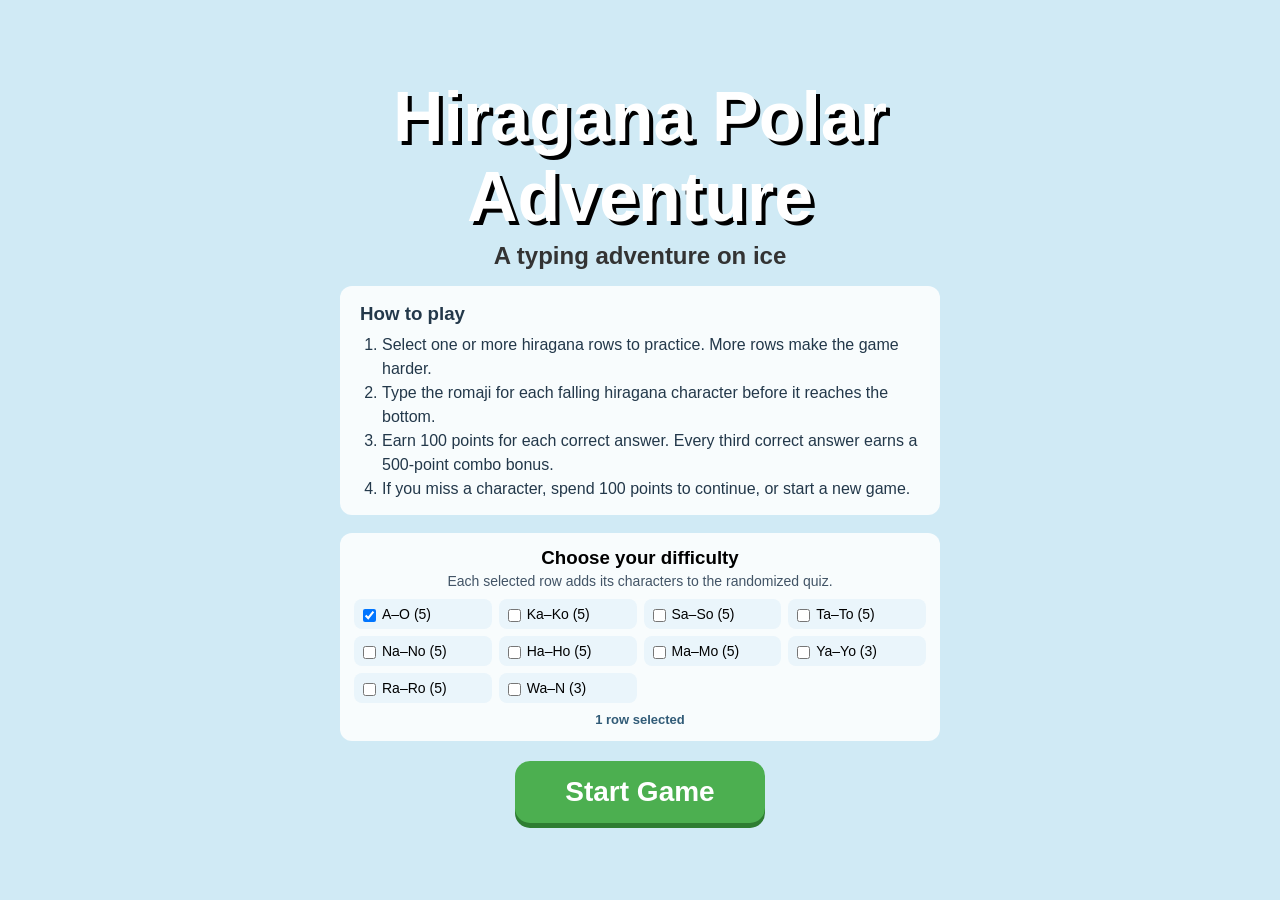
<file: game.html>
<!DOCTYPE html>
<html lang="en">
<head>
    <meta charset="UTF-8">
    <meta name="viewport" content="width=device-width, initial-scale=1">
    <title>Hiragana Polar Adventure</title>
    <style>
        * { box-sizing: border-box; }
        body {
            margin: 0;
            min-height: 100vh;
            padding: 20px;
            font-family: Arial, sans-serif;
            display: flex;
            justify-content: center;
            align-items: center;
            background-color: #d0eaf5;
        }

        #game-area {
            position: relative;
            width: min(800px, 100%);
            height: min(600px, calc(100vh - 40px));
            min-height: 420px;
            background: linear-gradient(180deg, #c9efff 0%, #8bcfe8 56%, #f6fdff 56%, #b4e2f1 100%);
            border: 8px solid #fff;
            border-radius: 20px;
            box-shadow: 0 10px 30px rgba(0,0,0,0.3);
            overflow: hidden;
            display: none;
        }

        #start-screen { width: min(720px, 100%); text-align: center; }
        #title-jp { font-size: clamp(42px, 10vw, 70px); color: #fff; text-shadow: 4px 4px 0 #000; margin: 0 0 5px; }
        #title-en { font-size: 24px; color: #333; margin: 0 0 16px; }
        #instructions {
            margin: 0 auto 18px;
            padding: 14px 20px;
            max-width: 600px;
            background: rgba(255,255,255,.86);
            border-radius: 12px;
            text-align: left;
            color: #23384a;
            line-height: 1.5;
        }
        #instructions h3 { margin: 0 0 5px; }
        #instructions ol { margin: 0; padding-left: 22px; }
        #difficulty-panel {
            margin: 0 auto 20px;
            padding: 14px;
            max-width: 600px;
            background: rgba(255,255,255,.86);
            border-radius: 12px;
        }
        #difficulty-panel h3 { margin: 0 0 4px; }
        #difficulty-help { margin: 0 0 10px; font-size: 14px; color: #425466; }
        #row-options {
            display: grid;
            grid-template-columns: repeat(auto-fit, minmax(125px, 1fr));
            gap: 7px;
            text-align: left;
        }
        .row-option {
            padding: 7px 9px;
            border-radius: 8px;
            background: #eaf5fb;
            font-size: 14px;
        }
        .row-option input { margin: 0 6px 0 0; vertical-align: middle; }
        #selected-rows { margin: 9px 0 0; font-size: 13px; font-weight: bold; color: #315b77; }

        button {
            cursor: pointer;
            border: none;
            font-weight: bold;
            transition: transform 0.1s, opacity 0.1s;
        }
        button:active { transform: scale(0.95); }
        button:disabled { cursor: not-allowed; opacity: .55; }
        #start-btn {
            padding: 15px 50px;
            font-size: 28px;
            background-color: #4CAF50;
            color: white;
            border-radius: 15px;
            box-shadow: 0 5px #2e7d32;
        }
        #game-controls { position: absolute; top: 15px; right: 15px; z-index: 100; display: flex; gap: 8px; }
        #pause-btn, #speed-btn, #exit-btn {
            color: white;
            padding: 9px 12px;
            border-radius: 8px;
            font-size: 16px;
        }
        #pause-btn { background-color: #ff4d4d; }
        #speed-btn { background-color: #276c9e; }
        #exit-btn { background-color: #59636e; }
        #score-board {
            position: absolute;
            top: 15px;
            left: 15px;
            color: #003366;
            font-size: 20px;
            background: rgba(255,255,255,.88);
            padding: 8px 12px;
            border-radius: 8px;
            font-weight: bold;
            z-index: 10;
        }
        #hiragana-char {
            position: absolute;
            font-size: 90px;
            font-weight: bold;
            color: #2c3e50;
            text-shadow: 2px 2px 10px #fff;
            width: 100px;
            text-align: center;
        }
        #penguin { position: absolute; bottom: 30px; right: 50px; width: 100px; height: 120px; z-index: 5; }
        .modal {
            display: none;
            position: absolute;
            top: 50%;
            left: 50%;
            transform: translate(-50%, -50%);
            background: rgba(255,255,255,.96);
            padding: 30px;
            border-radius: 20px;
            text-align: center;
            box-shadow: 0 0 30px rgba(0,0,0,.5);
            z-index: 110;
            width: min(400px, calc(100% - 32px));
        }
        .modal h2 { margin-top: 0; }
        #overlay { display: none; position: absolute; inset: 0; background: rgba(0,0,0,.5); z-index: 90; }
        .modal-btn { color: white; padding: 12px 20px; border-radius: 10px; margin: 8px; font-size: 18px; width: 100%; max-width: 280px; }
        .green-btn { background-color: #2ecc71; }
        .blue-btn { background-color: #3498db; }
        @media (max-width: 520px) {
            body { padding: 8px; }
            #game-area { height: calc(100vh - 16px); min-height: 400px; border-width: 5px; }
            #score-board { top: 12px; left: 10px; font-size: 16px; }
            #game-controls { top: 10px; right: 10px; gap: 5px; }
            #pause-btn, #speed-btn, #exit-btn { padding: 8px; font-size: 13px; }
            #penguin { right: 20px; }
            .modal { padding: 22px; }
        }
    </style>
</head>
<body>
    <main id="start-screen">
        <h1 id="title-jp">Hiragana Polar Adventure</h1>
        <h2 id="title-en">A typing adventure on ice</h2>
        <section id="instructions" aria-labelledby="instructions-title">
            <h3 id="instructions-title">How to play</h3>
            <ol>
                <li>Select one or more hiragana rows to practice. More rows make the game harder.</li>
                <li>Type the romaji for each falling hiragana character before it reaches the bottom.</li>
                <li>Earn 100 points for each correct answer. Every third correct answer earns a 500-point combo bonus.</li>
                <li>If you miss a character, spend 100 points to continue, or start a new game.</li>
            </ol>
        </section>
        <section id="difficulty-panel" aria-labelledby="difficulty-title">
            <h3 id="difficulty-title">Choose your difficulty</h3>
            <p id="difficulty-help">Each selected row adds its characters to the randomized quiz.</p>
            <div id="row-options"></div>
            <p id="selected-rows" aria-live="polite"></p>
        </section>
        <button id="start-btn" type="button" onclick="startGame()">Start Game</button>
    </main>

    <main id="game-area" aria-label="Hiragana typing game">
        <div id="overlay"></div>
        <div id="score-board">Score: <span id="score-val">0</span></div>
        <div id="game-controls">
            <button id="speed-btn" type="button" onclick="cycleSpeed()" aria-label="Change falling speed">Speed: Normal</button>
            <button id="pause-btn" type="button" onclick="togglePause()">Pause</button>
            <button id="exit-btn" type="button" onclick="exitGame()">Exit</button>
        </div>
        <div id="hiragana-char" aria-live="polite"></div>

        <div id="penguin" aria-hidden="true">
            <svg viewBox="0 0 100 120" xmlns="http://www.w3.org/2000/svg">
                <ellipse cx="35" cy="15" rx="10" ry="8" fill="#FFB6C1" transform="rotate(-15 35 15)"/>
                <ellipse cx="35" cy="15" rx="4" ry="4" fill="#FF69B4" transform="rotate(-15 35 15)"/>
                <ellipse cx="50" cy="70" rx="35" ry="45" fill="#2c3e50"/>
                <ellipse cx="50" cy="75" rx="25" ry="35" fill="white"/>
                <circle cx="50" cy="40" r="25" fill="#2c3e50"/>
                <ellipse cx="50" cy="45" rx="18" ry="18" fill="white"/>
                <circle cx="42" cy="42" r="3" fill="black"/>
                <circle cx="58" cy="42" r="3" fill="black"/>
                <polygon points="50,50 46,56 54,56" fill="#f1c40f"/>
                <ellipse cx="40" cy="110" rx="8" ry="5" fill="#e67e22"/>
                <ellipse cx="60" cy="110" rx="8" ry="5" fill="#e67e22"/>
            </svg>
        </div>

        <section id="fail-modal" class="modal" role="dialog" aria-modal="true" aria-labelledby="fail-title">
            <h2 id="fail-title">Nice try!</h2>
            <p>You need 100 points to continue.</p>
            <button class="modal-btn green-btn" type="button" onclick="tryContinue()">Continue (100 points)</button>
            <button class="modal-btn blue-btn" type="button" onclick="location.reload()">Quit Game</button>
        </section>
        <section id="win-modal" class="modal" role="dialog" aria-modal="true" aria-labelledby="win-title">
            <h2 id="win-title">Great job!</h2>
            <p>You completed all the selected hiragana.</p>
            <button class="modal-btn blue-btn" type="button" onclick="location.reload()">Play Again</button>
        </section>
    </main>

<script>
    const rows = [
        { label: 'A–O', chars: [{h:'あ',r:'a'},{h:'い',r:'i'},{h:'う',r:'u'},{h:'え',r:'e'},{h:'お',r:'o'}] },
        { label: 'Ka–Ko', chars: [{h:'か',r:'ka'},{h:'き',r:'ki'},{h:'く',r:'ku'},{h:'け',r:'ke'},{h:'こ',r:'ko'}] },
        { label: 'Sa–So', chars: [{h:'さ',r:'sa'},{h:'し',r:'shi'},{h:'す',r:'su'},{h:'せ',r:'se'},{h:'そ',r:'so'}] },
        { label: 'Ta–To', chars: [{h:'た',r:'ta'},{h:'ち',r:'chi'},{h:'つ',r:'tsu'},{h:'て',r:'te'},{h:'と',r:'to'}] },
        { label: 'Na–No', chars: [{h:'な',r:'na'},{h:'に',r:'ni'},{h:'ぬ',r:'nu'},{h:'ね',r:'ne'},{h:'の',r:'no'}] },
        { label: 'Ha–Ho', chars: [{h:'は',r:'ha'},{h:'ひ',r:'hi'},{h:'ふ',r:'fu'},{h:'へ',r:'he'},{h:'ほ',r:'ho'}] },
        { label: 'Ma–Mo', chars: [{h:'ま',r:'ma'},{h:'み',r:'mi'},{h:'む',r:'mu'},{h:'め',r:'me'},{h:'も',r:'mo'}] },
        { label: 'Ya–Yo', chars: [{h:'や',r:'ya'},{h:'ゆ',r:'yu'},{h:'よ',r:'yo'}] },
        { label: 'Ra–Ro', chars: [{h:'ら',r:'ra'},{h:'り',r:'ri'},{h:'る',r:'ru'},{h:'れ',r:'re'},{h:'ろ',r:'ro'}] },
        { label: 'Wa–N', chars: [{h:'わ',r:'wa'},{h:'を',r:'wo'},{h:'ん',r:'n'}] }
    ];
    const speedLevels = [
        { label: 'Slow', pixelsPerSecond: 42 },
        { label: 'Normal', pixelsPerSecond: 72 },
        { label: 'Fast', pixelsPerSecond: 112 }
    ];

    let deck = [], idx = 0, score = 0, combo = 0, y = -120;
    let active = false, paused = false, input = '', speedIndex = 1, previousFrameTime = 0;
    const charDiv = document.getElementById('hiragana-char');
    const scoreDiv = document.getElementById('score-val');
    const overlay = document.getElementById('overlay');
    const rowOptions = document.getElementById('row-options');

    rows.forEach((row, index) => {
        const label = document.createElement('label');
        label.className = 'row-option';
        const checkbox = document.createElement('input');
        checkbox.type = 'checkbox';
        checkbox.value = String(index);
        checkbox.checked = index === 0;
        checkbox.addEventListener('change', updateDifficulty);
        label.append(checkbox, document.createTextNode(`${row.label} (${row.chars.length})`));
        rowOptions.append(label);
    });
    updateDifficulty();

    function updateDifficulty() {
        const selectedCount = rowOptions.querySelectorAll('input:checked').length;
        document.getElementById('selected-rows').textContent =
            `${selectedCount} row${selectedCount === 1 ? '' : 's'} selected`;
        document.getElementById('start-btn').disabled = selectedCount === 0;
    }

    function startGame() {
        const selectedRows = [...rowOptions.querySelectorAll('input:checked')]
            .map(checkbox => rows[Number(checkbox.value)]);
        deck = selectedRows.flatMap(row => row.chars);
        if (deck.length === 0) return;
        for (let i = deck.length - 1; i > 0; i--) {
            const j = Math.floor(Math.random() * (i + 1));
            [deck[i], deck[j]] = [deck[j], deck[i]];
        }
        document.getElementById('start-screen').style.display = 'none';
        document.getElementById('game-area').style.display = 'block';
        idx = 0;
        score = 0;
        combo = 0;
        scoreDiv.textContent = score;
        active = true;
        paused = false;
        previousFrameTime = 0;
        spawnChar();
        requestAnimationFrame(gameLoop);
    }

    function spawnChar() {
        if (idx >= deck.length) {
            active = false;
            showModal('win-modal');
            return;
        }
        charDiv.textContent = deck[idx].h;
        const availableWidth = Math.max(0, document.getElementById('game-area').clientWidth - 120);
        charDiv.style.left = `${Math.random() * availableWidth}px`;
        y = -120;
        input = '';
    }

    function gameLoop(timestamp) {
        if (!active) return;
        if (previousFrameTime === 0) previousFrameTime = timestamp;
        const elapsedSeconds = Math.min((timestamp - previousFrameTime) / 1000, 0.05);
        previousFrameTime = timestamp;

        if (!paused) {
            y += speedLevels[speedIndex].pixelsPerSecond * elapsedSeconds;
            charDiv.style.top = `${y}px`;
            if (y > document.getElementById('game-area').clientHeight - 160) {
                active = false;
                showModal('fail-modal');
                return;
            }
        }
        requestAnimationFrame(gameLoop);
    }

    window.addEventListener('keydown', (event) => {
        if (!active || paused || event.key.length !== 1 || !/^[a-z]$/i.test(event.key)) return;
        input += event.key.toLowerCase();
        const target = deck[idx].r;
        if (target.startsWith(input)) {
            if (input === target) {
                score += 100;
                combo++;
                if (combo % 3 === 0) score += 500;
                scoreDiv.textContent = score;
                idx++;
                spawnChar();
            }
        } else {
            input = '';
        }
    });

    function showModal(id) {
        overlay.style.display = 'block';
        document.getElementById(id).style.display = 'block';
    }

    function togglePause() {
        if (!active) return;
        paused = !paused;
        document.getElementById('pause-btn').textContent = paused ? 'Resume' : 'Pause';
        overlay.style.display = paused ? 'block' : 'none';
    }

    function exitGame() {
        active = false;
        paused = false;
        previousFrameTime = 0;
        overlay.style.display = 'none';
        document.getElementById('fail-modal').style.display = 'none';
        document.getElementById('win-modal').style.display = 'none';
        document.getElementById('pause-btn').textContent = 'Pause';
        document.getElementById('game-area').style.display = 'none';
        document.getElementById('start-screen').style.display = 'block';
    }

    function cycleSpeed() {
        speedIndex = (speedIndex + 1) % speedLevels.length;
        document.getElementById('speed-btn').textContent = `Speed: ${speedLevels[speedIndex].label}`;
    }

    function tryContinue() {
        if (score < 100) {
            alert('Not enough points. You need 100 points to continue.');
            return;
        }
        score -= 100;
        scoreDiv.textContent = score;
        document.getElementById('fail-modal').style.display = 'none';
        overlay.style.display = 'none';
        active = true;
        paused = false;
        previousFrameTime = 0;
        y = -120;
        input = '';
        requestAnimationFrame(gameLoop);
    }
</script>
</body>
</html>
</file>
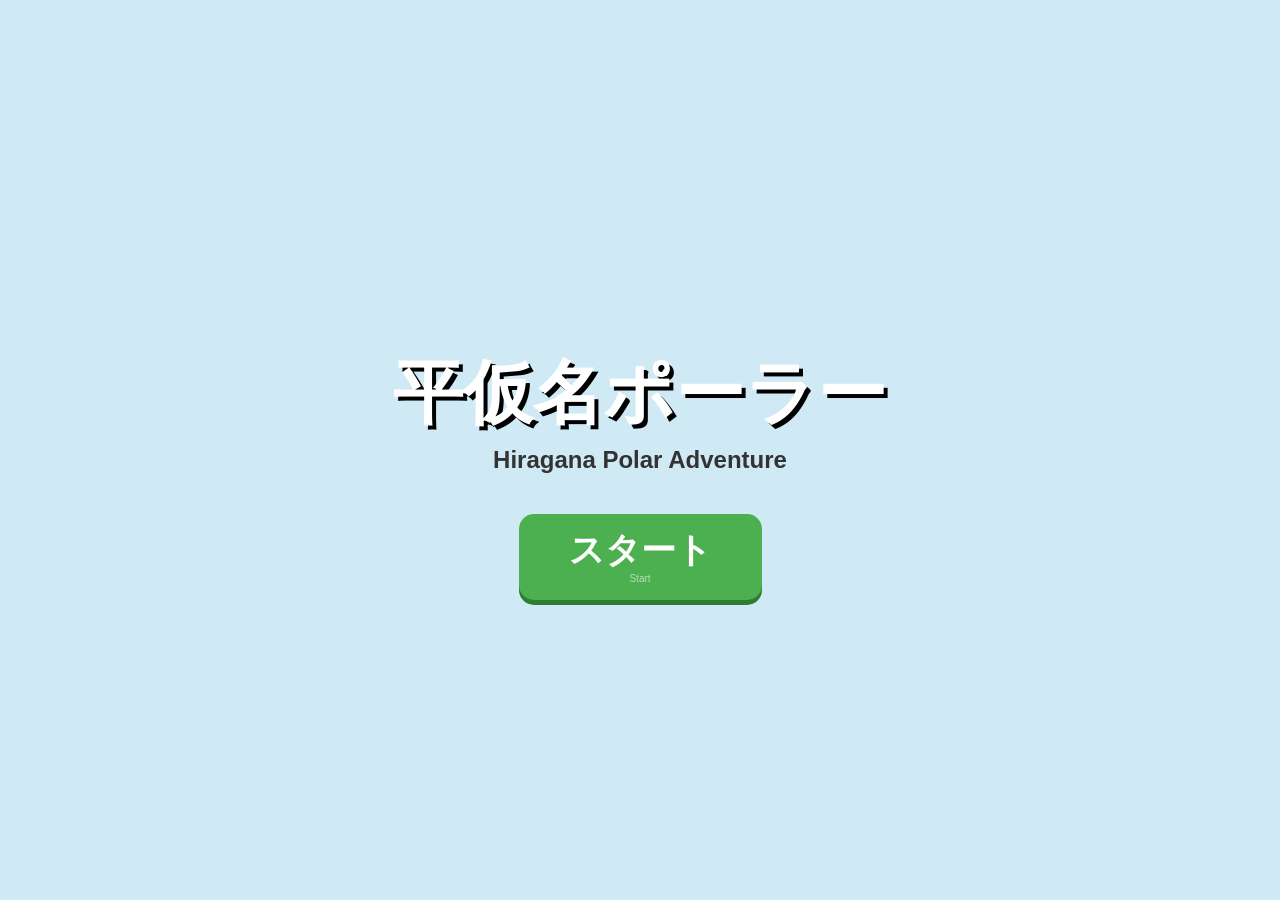
<file: juego polar 3.0.html>
<!DOCTYPE html>
<html lang="ja">
<head>
    <meta charset="UTF-8">
    <title>Hiragana Polar Adventure</title>
    <style>
        body { margin: 0; overflow: hidden; font-family: 'Arial', sans-serif; display: flex; justify-content: center; align-items: center; height: 100vh; background-color: #d0eaf5; }
        
        #game-area { position: relative; width: 800px; height: 600px; background: url('https://cdn.pixabay.com/photo/2013/02/09/04/32/iceberg-79584_1280.jpg') center/cover; border: 8px solid #fff; border-radius: 20px; box-shadow: 0 10px 30px rgba(0,0,0,0.3); overflow: hidden; display: none; }
        
        /* Pingüino estático SVG ajustado */
        #penguin { position: absolute; bottom: 30px; right: 50px; width: 100px; height: 120px; z-index: 5; }
        
        #start-screen { text-align: center; }
        #title-jp { font-size: 70px; color: #fff; text-shadow: 4px 4px 0px #000; margin-bottom: 5px; }
        #title-en { font-size: 24px; color: #333; margin-top: 0; margin-bottom: 40px; font-weight: bold; }
        
        button { cursor: pointer; border: none; font-weight: bold; transition: transform 0.1s; display: inline-flex; flex-direction: column; align-items: center; justify-content: center; line-height: 1.2; }
        button:active { transform: scale(0.95); }
        .en-sub { font-size: 10px; opacity: 0.6; font-weight: normal; margin-top: 2px; }

        #start-btn { padding: 15px 50px; font-size: 35px; background-color: #4CAF50; color: white; border-radius: 15px; box-shadow: 0 5px #2e7d32; }
        #pause-btn { position: absolute; top: 15px; right: 15px; background-color: #ff4d4d; color: white; padding: 8px 15px; border-radius: 8px; font-size: 18px; z-index: 100; } 
        
        #score-board { position: absolute; top: 15px; left: 15px; color: #003366; font-size: 24px; background: rgba(255, 255, 255, 0.8); padding: 5px 15px; border-radius: 8px; font-weight: bold; z-index: 10; }
        #hiragana-char { position: absolute; font-size: 90px; font-weight: bold; color: #2c3e50; text-shadow: 2px 2px 10px #fff; width: 100px; text-align: center; }
        
        .modal { display: none; position: absolute; top: 50%; left: 50%; transform: translate(-50%, -50%); background: rgba(255, 255, 255, 0.95); padding: 40px; border-radius: 20px; text-align: center; box-shadow: 0 0 30px rgba(0,0,0,0.5); z-index: 110; min-width: 320px; }
        #overlay { display: none; position: absolute; top: 0; left: 0; width: 100%; height: 100%; background: rgba(0,0,0,0.5); z-index: 90; }
        
        .green-btn { background-color: #2ecc71; color: white; padding: 12px 20px; border-radius: 10px; margin: 10px; font-size: 22px; width: 230px;}
        .blue-btn { background-color: #3498db; color: white; padding: 12px 20px; border-radius: 10px; margin: 10px; font-size: 22px; width: 230px;}
    </style>
</head>
<body>

    <div id="start-screen">
        <h1 id="title-jp">平仮名ポーラー</h1>
        <h2 id="title-en">Hiragana Polar Adventure</h2>
        <button id="start-btn" onclick="startGame()">
            スタート
            <span class="en-sub">Start</span>
        </button>
    </div>

    <div id="game-area">
        <div id="overlay"></div>
        <div id="score-board">Score: <span id="score-val">0</span></div>
        <button id="pause-btn" onclick="togglePause()">
            一時停止
            <span class="en-sub" style="color:white;">Pause</span>
        </button>
        <div id="hiragana-char"></div>
        
        <div id="penguin">
            <svg viewBox="0 0 100 120" xmlns="http://www.w3.org/2000/svg">
                <ellipse cx="35" cy="15" rx="10" ry="8" fill="#FFB6C1" transform="rotate(-15 35 15)"/>
                <ellipse cx="35" cy="15" rx="4" ry="4" fill="#FF69B4" transform="rotate(-15 35 15)"/>
                <ellipse cx="50" cy="70" rx="35" ry="45" fill="#2c3e50"/>
                <ellipse cx="50" cy="75" rx="25" ry="35" fill="white"/>
                <circle cx="50" cy="40" r="25" fill="#2c3e50"/>
                <ellipse cx="50" cy="45" rx="18" ry="18" fill="white"/>
                <circle cx="42" cy="42" r="3" fill="black"/>
                <circle cx="58" cy="42" r="3" fill="black"/>
                <polygon points="50,50 46,56 54,56" fill="#f1c40f"/>
                <ellipse cx="40" cy="110" rx="8" ry="5" fill="#e67e22"/>
                <ellipse cx="60" cy="110" rx="8" ry="5" fill="#e67e22"/>
            </svg>
        </div>

        <div id="fail-modal" class="modal">
            <h2 style="font-size: 40px; margin-bottom: 10px;">残念！</h2>
            <p style="margin-bottom: 20px; font-weight: bold;">You need 100 points to continue.</p>
            
            <button class="green-btn" onclick="tryContinue()">
                続行する
                <span class="en-sub">Pay 100 pts & Continue</span>
            </button>
            <br>
            <button class="blue-btn" onclick="location.reload()">
                終了する
                <span class="en-sub">Give Up / Quit</span>
            </button>
        </div>

        <div id="win-modal" class="modal">
            <h2 style="font-size: 45px;">よくできました！</h2>
            <p style="font-size: 22px; color: #2e7d32;">Otsukaresama!</p>
            <button class="blue-btn" onclick="location.reload()">
                もう一度
                <span class="en-sub">Play Again</span>
            </button>
        </div>
    </div>

<script>
    const alphabet = [
        {h:'あ',r:'a'},{h:'い',r:'i'},{h:'う',r:'u'},{h:'え',r:'e'},{h:'お',r:'o'},
        {h:'か',r:'ka'},{h:'き',r:'ki'},{h:'く',r:'ku'},{h:'け',r:'ke'},{h:'こ',r:'ko'},
        {h:'さ',r:'sa'},{h:'し',r:'shi'},{h:'す',r:'su'},{h:'せ',r:'se'},{h:'そ',r:'so'},
        {h:'た',r:'ta'},{h:'ち',r:'chi'},{h:'つ',r:'tsu'},{h:'て',r:'te'},{h:'と',r:'to'},
        {h:'な',r:'na'},{h:'に',r:'ni'},{h:'ぬ',r:'nu'},{h:'ね',r:'ne'},{h:'の',r:'no'},
        {h:'は',r:'ha'},{h:'ひ',r:'hi'},{h:'ふ',r:'fu'},{h:'へ',r:'he'},{h:'ほ',r:'ho'},
        {h:'ま',r:'ma'},{h:'み',r:'mi'},{h:'む',r:'mu'},{h:'め',r:'me'},{h:'も',r:'mo'},
        {h:'や',r:'ya'},{h:'ゆ',r:'yu'},{h:'よ',r:'yo'},
        {h:'ら',r:'ra'},{h:'り',r:'ri'},{h:'る',r:'ru'},{h:'れ',r:'re'},{h:'ろ',r:'ro'},
        {h:'わ',r:'wa'},{h:'を',r:'wo'},{h:'ん',r:'n'}
    ];

    let idx = 0, score = 0, combo = 0, y = -120, active = false, paused = false, input = "";
    const charDiv = document.getElementById('hiragana-char'), scoreDiv = document.getElementById('score-val');
    const overlay = document.getElementById('overlay');

    function startGame() {
        document.getElementById('start-screen').style.display = 'none';
        document.getElementById('game-area').style.display = 'block';
        active = true;
        spawnChar();
        requestAnimationFrame(gameLoop);
    }

    function spawnChar() {
        if(idx >= alphabet.length) { 
            active = false; 
            showModal('win-modal'); 
            return; 
        }
        charDiv.innerText = alphabet[idx].h;
        charDiv.style.left = (Math.random() * 600) + 100 + 'px';
        y = -120;
        input = "";
    }

    function gameLoop() {
        if(active && !paused) {
            y += 0.8; 
            charDiv.style.top = y + 'px';
            if(y > 440) {
                active = false;
                showModal('fail-modal');
            }
        }
        requestAnimationFrame(gameLoop);
    }

    window.addEventListener('keydown', (e) => {
        if(!active || paused || e.key === 'Shift') return;
        input += e.key.toLowerCase();
        let target = alphabet[idx].r;
        if(target.startsWith(input)) {
            if(input === target) {
                score += 100;
                combo++;
                if(combo % 3 === 0) { score += 500; }
                scoreDiv.innerText = score;
                idx++;
                spawnChar();
            }
        } else { input = ""; }
    });

    function showModal(id) {
        overlay.style.display = 'block';
        document.getElementById(id).style.display = 'block';
    }

    function togglePause() {
        paused = !paused;
        const btn = document.getElementById('pause-btn');
        if(paused) {
            btn.innerHTML = '再開<span class="en-sub" style="color:white;">Resume</span>';
            overlay.style.display = 'block';
        } else {
            btn.innerHTML = '一時停止<span class="en-sub" style="color:white;">Pause</span>';
            overlay.style.display = 'none';
        }
    }

    function tryContinue() {
        if(score >= 100) {
            score -= 100;
            scoreDiv.innerText = score;
            document.getElementById('fail-modal').style.display = 'none';
            overlay.style.display = 'none';
            active = true;
            y = -120;
            input = "";
        } else {
            alert("Points insufficient!");
            location.reload();
        }
    }
</script>
</body>
</html>
</file>
